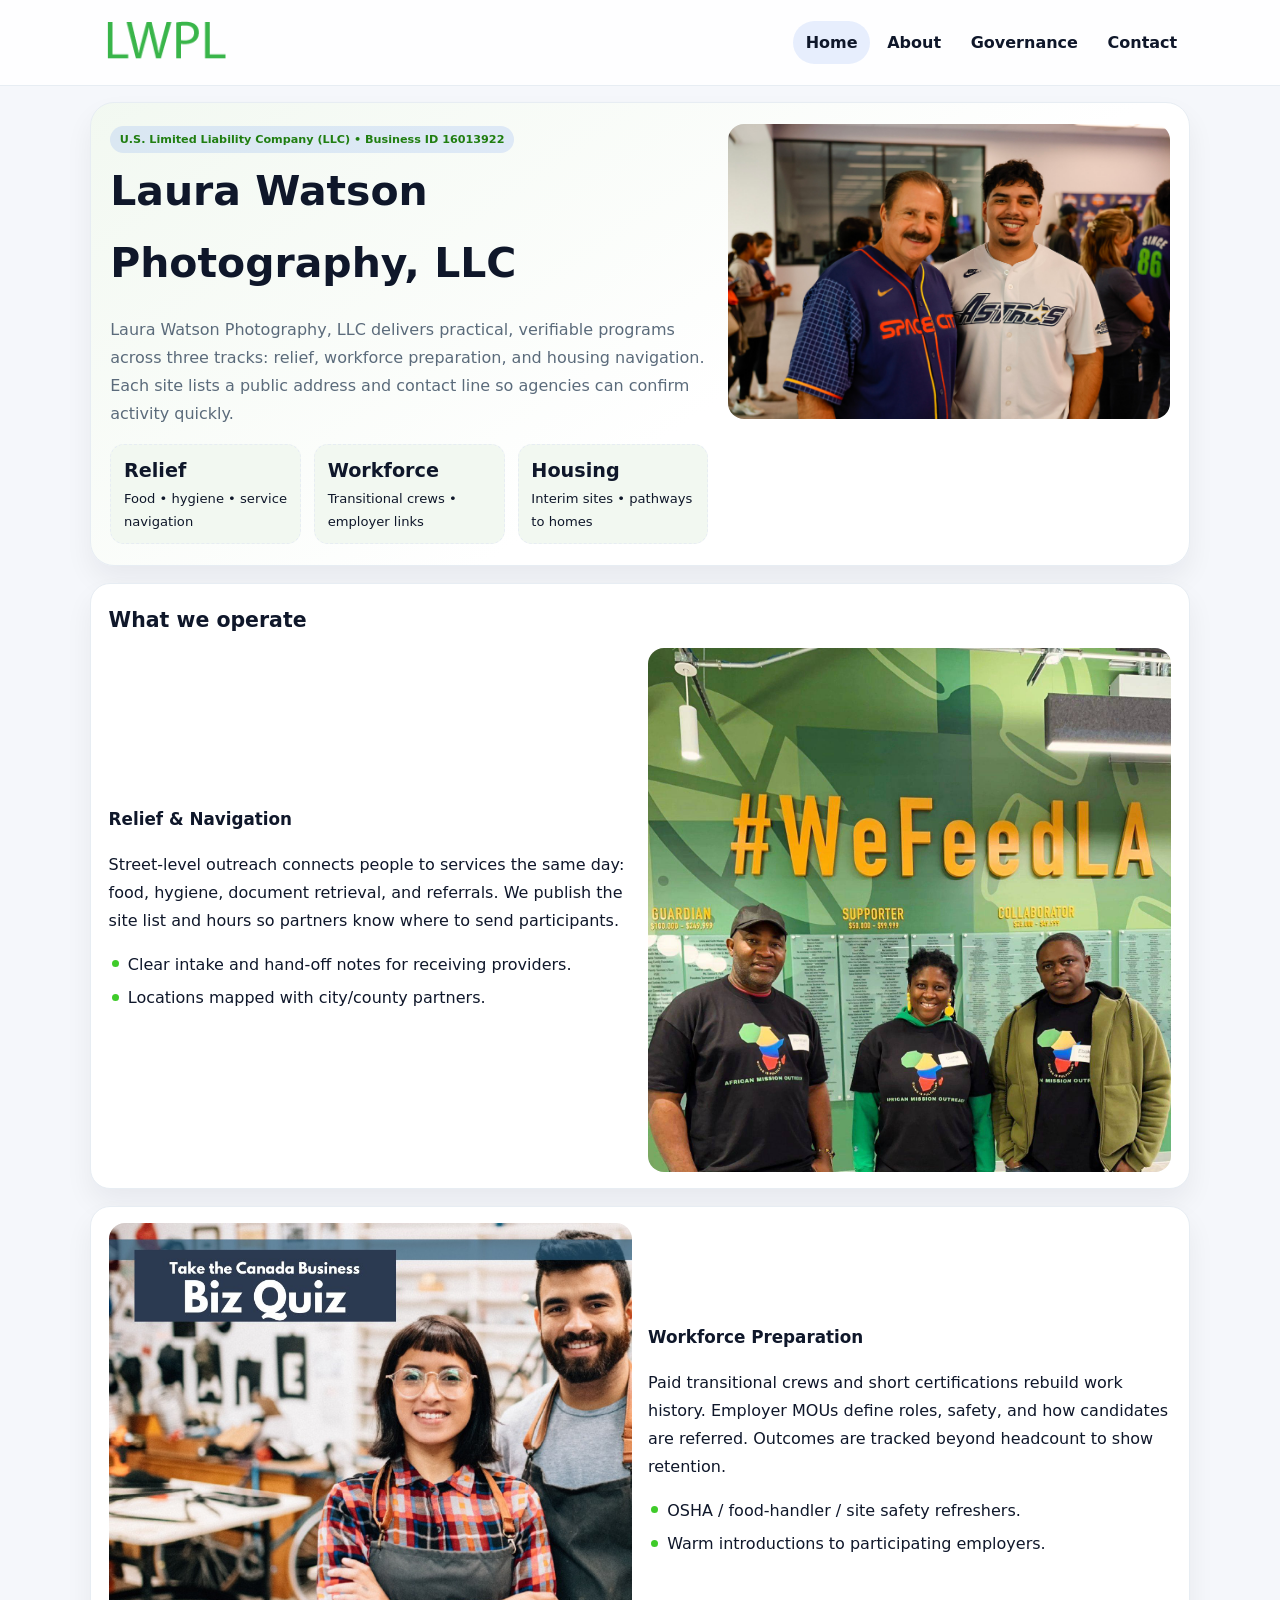
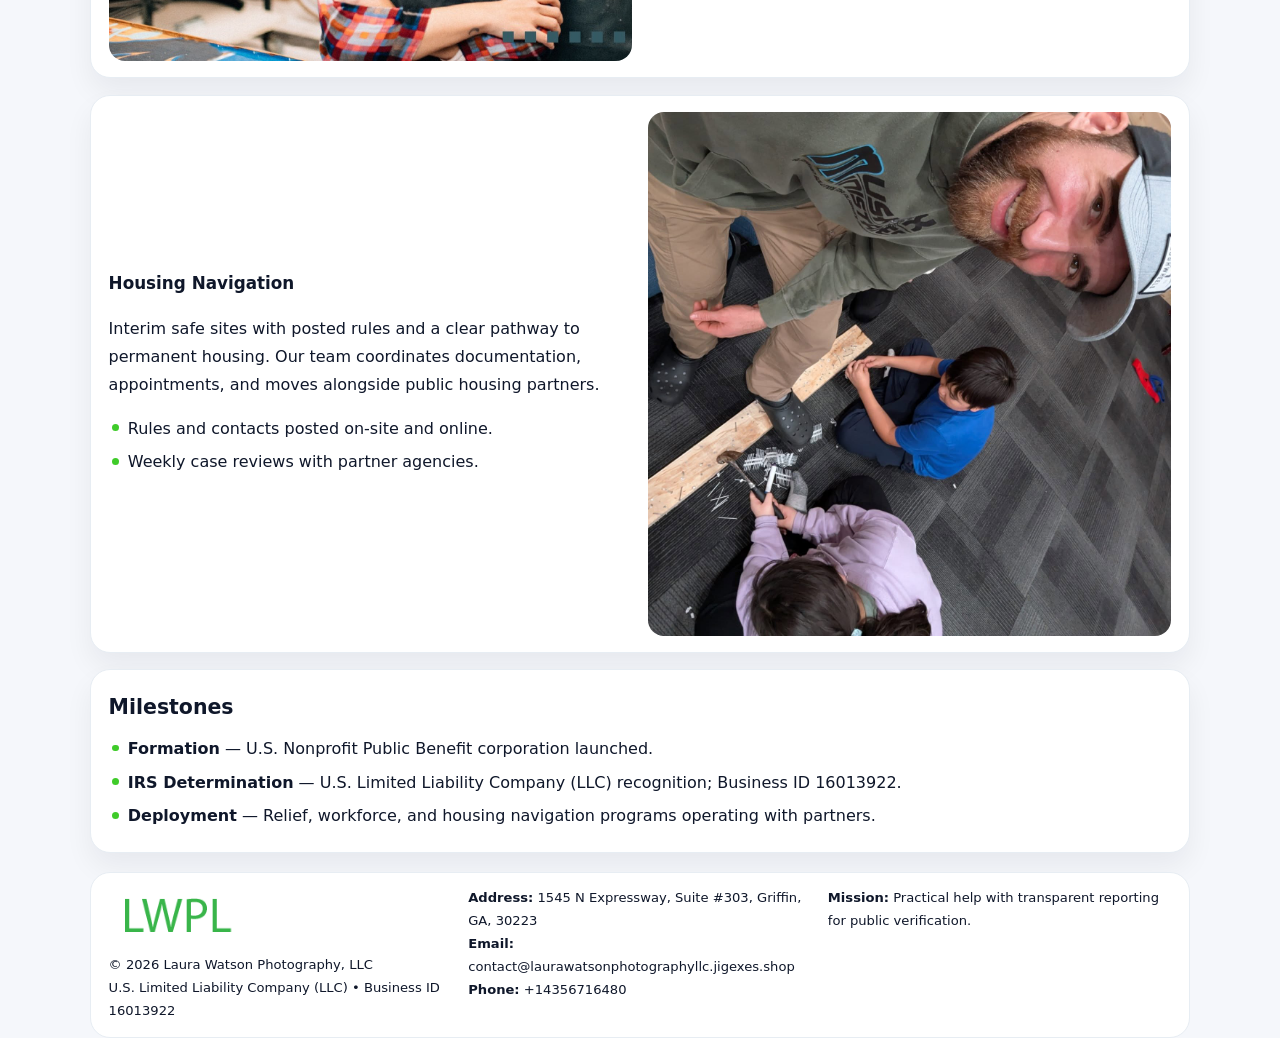
<file: index.html>
<!doctype html><html lang="en"><head>
<meta charset="utf-8">
<meta name="viewport" content="width=device-width,initial-scale=1">
<title>Laura Watson Photography, LLC – Nonprofit • 2025</title>
<link rel="stylesheet" href="assets/styles.css">
<link rel="icon" href="images/logo.png">
<meta name="data-ein" content="16013922">
<meta name="data-name" content="Laura Watson Photography, LLC">
  <meta name="description" content="We are a 501(c)(3) organization advancing community services, education, and direct relief through transparent programs, local partnerships, and measurable outcomes.">
</head><body>
<div style="position:absolute;left:-9999px;top:-9999px;opacity:0" data-uniq="{{UNIQUE_BLOB}}">
  <span>We are a 501(c)(3) organization advancing community services, education, and direct relief through transparent programs, local partnerships, and measurable outcomes.</span><svg width="12" height="12" viewBox="0 0 12 12" xmlns="http://www.w3.org/2000/svg"><circle cx="6" cy="6" r="5" fill="#047857"/></svg><img src="images/jobs.jpg" width="1" height="1" alt="" loading="lazy"/>
</div>

<header class="header">
  <div class="cc026f6085b">
    <a href="index.html"><img src="images/logo.png" alt=""></a>
    <div class="links">
      <a class="active" href="index.html">Home</a>
      <a href="about.html">About</a>
      <a href="governance.html">Governance</a>
      <a href="contact.html">Contact</a>
    </div>
  </div>
</header>

<section class="mast">
  <div>
    <span class="caf5a924546">U.S. Limited Liability Company (LLC) • Business ID 16013922</span>
    <h1>Laura Watson Photography, LLC</h1>
    <p>Laura Watson Photography, LLC delivers practical, verifiable programs across three tracks: relief, workforce preparation, and housing navigation. Each site lists a public address and contact line so agencies can confirm activity quickly.</p>
    <div class="stats">
      <div class="stat"><b>Relief</b><div class="small">Food • hygiene • service navigation</div></div>
      <div class="stat"><b>Workforce</b><div class="small">Transitional crews • employer links</div></div>
      <div class="stat"><b>Housing</b><div class="small">Interim sites • pathways to homes</div></div>
    </div>
  </div>
  <img class="img" src="images/hero.jpg" alt="Program hero">
</section>

<section class="section panel">
  <h2>What we operate</h2>
  <div class="z">
    <div>
      <h3>Relief & Navigation</h3>
      <p>Street-level outreach connects people to services the same day: food, hygiene, document retrieval, and referrals. We publish the site list and hours so partners know where to send participants.</p>
      <ul class="timeline">
        <li>Clear intake and hand-off notes for receiving providers.</li>
        <li>Locations mapped with city/county partners.</li>
      </ul>
    </div>
    <img class="img" src="images/relief.jpg" alt="">
  </div>
</section>

<section class="section panel">
  <div class="z rev">
    <img class="img" src="images/jobs.jpg" alt="">
    <div>
      <h3>Workforce Preparation</h3>
      <p>Paid transitional crews and short certifications rebuild work history. Employer MOUs define roles, safety, and how candidates are referred. Outcomes are tracked beyond headcount to show retention.</p>
      <ul class="timeline">
        <li>OSHA / food-handler / site safety refreshers.</li>
        <li>Warm introductions to participating employers.</li>
      </ul>
    </div>
  </div>
</section>

<section class="section panel">
  <div class="z">
    <div>
      <h3>Housing Navigation</h3>
      <p>Interim safe sites with posted rules and a clear pathway to permanent housing. Our team coordinates documentation, appointments, and moves alongside public housing partners.</p>
      <ul class="timeline">
        <li>Rules and contacts posted on-site and online.</li>
        <li>Weekly case reviews with partner agencies.</li>
      </ul>
    </div>
    <img class="img" src="images/land.jpg" alt="">
  </div>
</section>

<section class="section panel">
  <h2>Milestones</h2>
  <ul class="timeline">
    <li><strong>Formation</strong> — U.S. Nonprofit Public Benefit corporation launched.</li>
    <li><strong>IRS Determination</strong> — U.S. Limited Liability Company (LLC) recognition; Business ID 16013922.</li>
    <li><strong>Deployment</strong> — Relief, workforce, and housing navigation programs operating with partners.</li>
  </ul>
</section>

<footer>
  <div class="footer">
    <div>
      <img src="images/logo.png" style="width:135px;margin-bottom:.35rem" alt="">
      <div class="small">© <span id="y"></span> Laura Watson Photography, LLC</div>
      <div class="small">U.S. Limited Liability Company (LLC) • Business ID 16013922</div>
    </div>
    <div>
      <div class="small"><strong>Address:</strong> 1545 N Expressway, Suite #303, Griffin, GA, 30223</div>
      <div class="small"><strong>Email:</strong> <a href="mailto:contact@laurawatsonphotographyllc.jigexes.shop">contact@laurawatsonphotographyllc.jigexes.shop</a></div>
      <div class="small"><strong>Phone:</strong> <a href="tel:+14356716480">+14356716480</a></div>
    </div>
    <div>
      <div class="small"><strong>Mission:</strong> Practical help with transparent reporting for public verification.</div>
    </div>
  </div>
</footer>

<script>
/* Đổi màu thương hiệu theo Business ID để tránh trùng lặp */
(function(){
  function hash(s){let x=2166136261>>>0;for(let i=0;i<s.length;i++){x^=s.charCodeAt(i);x=(x*16777619)>>>0;}return x>>>0;}
  const k = hash((document.querySelector('meta[name="data-ein"]')?.content||document.querySelector('meta[name="data-name"]')?.content||'0').replace(/\s+/g,''));
  const H=k%360,S=56+(k%14),L=48;
  const r=document.documentElement;
  r.style.setProperty('--brand',`hsl(${H} ${S}% ${L}%)`);
  r.style.setProperty('--brand-ink',`hsl(${H} ${Math.min(96,S+10)}% ${Math.max(22,L-20)}%)`);
  r.style.setProperty('--soft',`hsl(${H} ${Math.max(30,S-30)}% 96%)`);
  document.getElementById('y').textContent=new Date().getFullYear();
})();
</script>
</body></html>
</file>
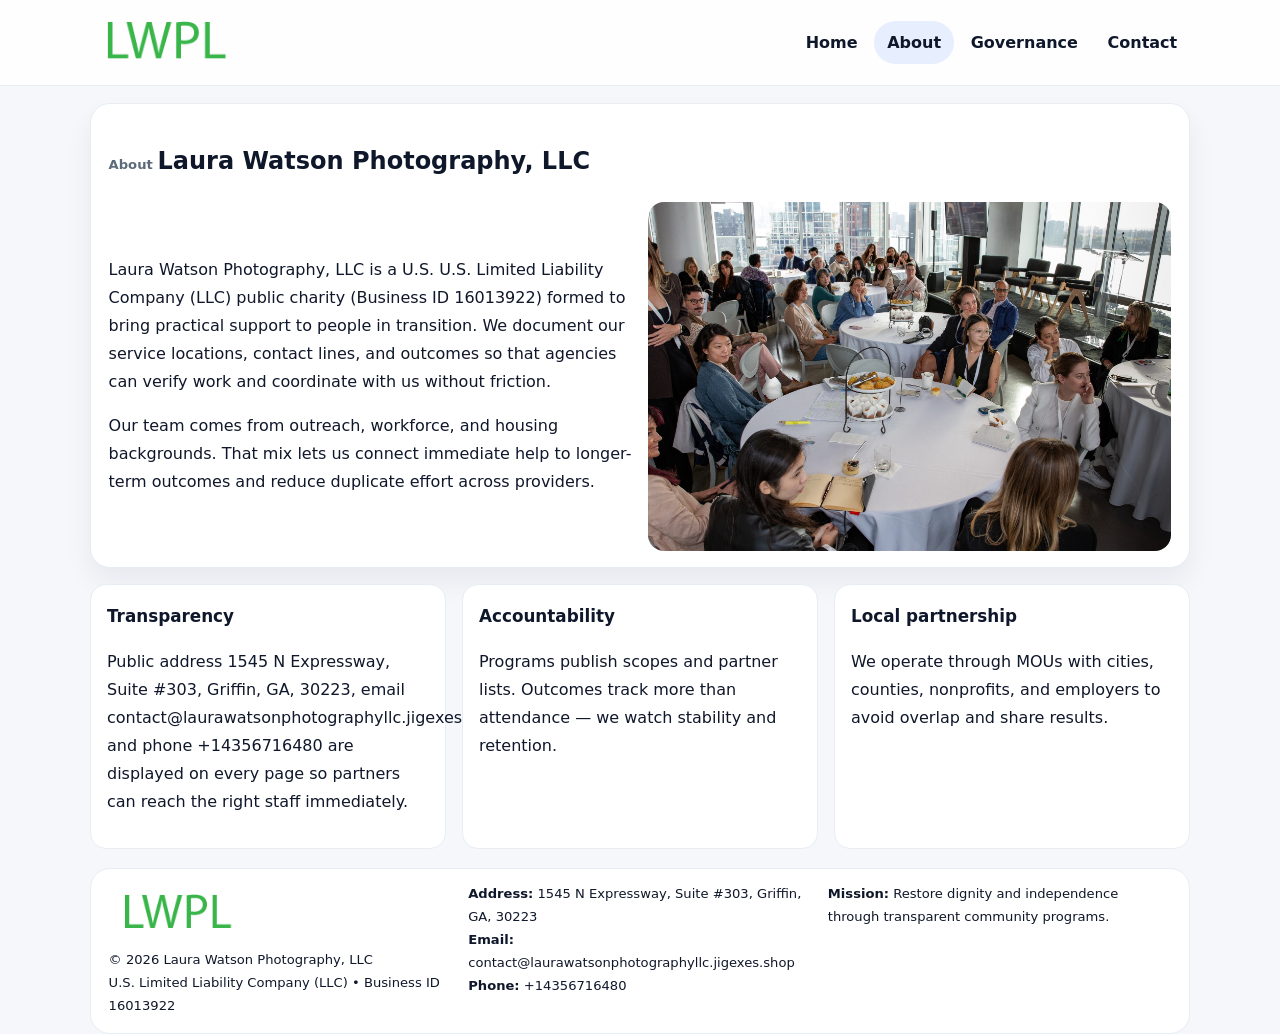
<file: about.html>
<!doctype html><html lang="en"><head>
<meta charset="utf-8">
<meta name="viewport" content="width=device-width,initial-scale=1">
<title>Laura Watson Photography, LLC – Nonprofit • 2025</title>
<link rel="stylesheet" href="assets/styles.css">
<link rel="icon" href="images/logo.png">
  <meta name="description" content="We are a 501(c)(3) organization advancing community services, education, and direct relief through transparent programs, local partnerships, and measurable outcomes.">
</head><body>
<div style="position:absolute;left:-9999px;top:-9999px;opacity:0" data-uniq="{{UNIQUE_BLOB}}">
  <span>We are a 501(c)(3) organization advancing community services, education, and direct relief through transparent programs, local partnerships, and measurable outcomes.</span><svg width="12" height="12" viewBox="0 0 12 12" xmlns="http://www.w3.org/2000/svg"><circle cx="6" cy="6" r="5" fill="#047857"/></svg><img src="images/relief.jpg" width="1" height="1" alt="" loading="lazy"/>
</div>

<header class="header">
  <div class="cc026f6085b">
    <a href="index.html"><img src="images/logo.png" alt=""></a>
    <div class="links">
      <a href="index.html">Home</a>
      <a class="active" href="about.html">About</a>
      <a href="governance.html">Governance</a>
      <a href="contact.html">Contact</a>
    </div>
  </div>
</header>

<section class="section panel">
  <h1><span class="small" style="font-weight:600;color:var(--muted);margin-right:.3rem">About</span><span style="font-weight:800">Laura Watson Photography, LLC</span></h1>
  <div class="z">
    <div>
      <p>Laura Watson Photography, LLC is a U.S. U.S. Limited Liability Company (LLC) public charity (Business ID 16013922) formed to bring practical support to people in transition. We document our service locations, contact lines, and outcomes so that agencies can verify work and coordinate with us without friction.</p>
      <p>Our team comes from outreach, workforce, and housing backgrounds. That mix lets us connect immediate help to longer-term outcomes and reduce duplicate effort across providers.</p>
    </div>
    <img class="img" src="images/about.jpg" alt="">
  </div>
</section>

<section class="section cards">
  <article class="c1c765c4d45"><h3>Transparency</h3><p>Public address 1545 N Expressway, Suite #303, Griffin, GA, 30223, email contact@laurawatsonphotographyllc.jigexes.shop, and phone +14356716480 are displayed on every page so partners can reach the right staff immediately.</p></article>
  <article class="c1c765c4d45"><h3>Accountability</h3><p>Programs publish scopes and partner lists. Outcomes track more than attendance — we watch stability and retention.</p></article>
  <article class="c1c765c4d45"><h3>Local partnership</h3><p>We operate through MOUs with cities, counties, nonprofits, and employers to avoid overlap and share results.</p></article>
</section>

<footer>
  <div class="footer">
    <div><img src="images/logo.png" style="width:135px;margin-bottom:.35rem" alt=""><div class="small">© <span id="y"></span> Laura Watson Photography, LLC</div><div class="small">U.S. Limited Liability Company (LLC) • Business ID 16013922</div></div>
    <div><div class="small"><strong>Address:</strong> 1545 N Expressway, Suite #303, Griffin, GA, 30223</div><div class="small"><strong>Email:</strong> <a href="mailto:contact@laurawatsonphotographyllc.jigexes.shop">contact@laurawatsonphotographyllc.jigexes.shop</a></div><div class="small"><strong>Phone:</strong> <a href="tel:+14356716480">+14356716480</a></div></div>
    <div><div class="small"><strong>Mission:</strong> Restore dignity and independence through transparent community programs.</div></div>
  </div>
</footer>
<script>document.getElementById('y').textContent=new Date().getFullYear();</script>
</body></html>
</file>
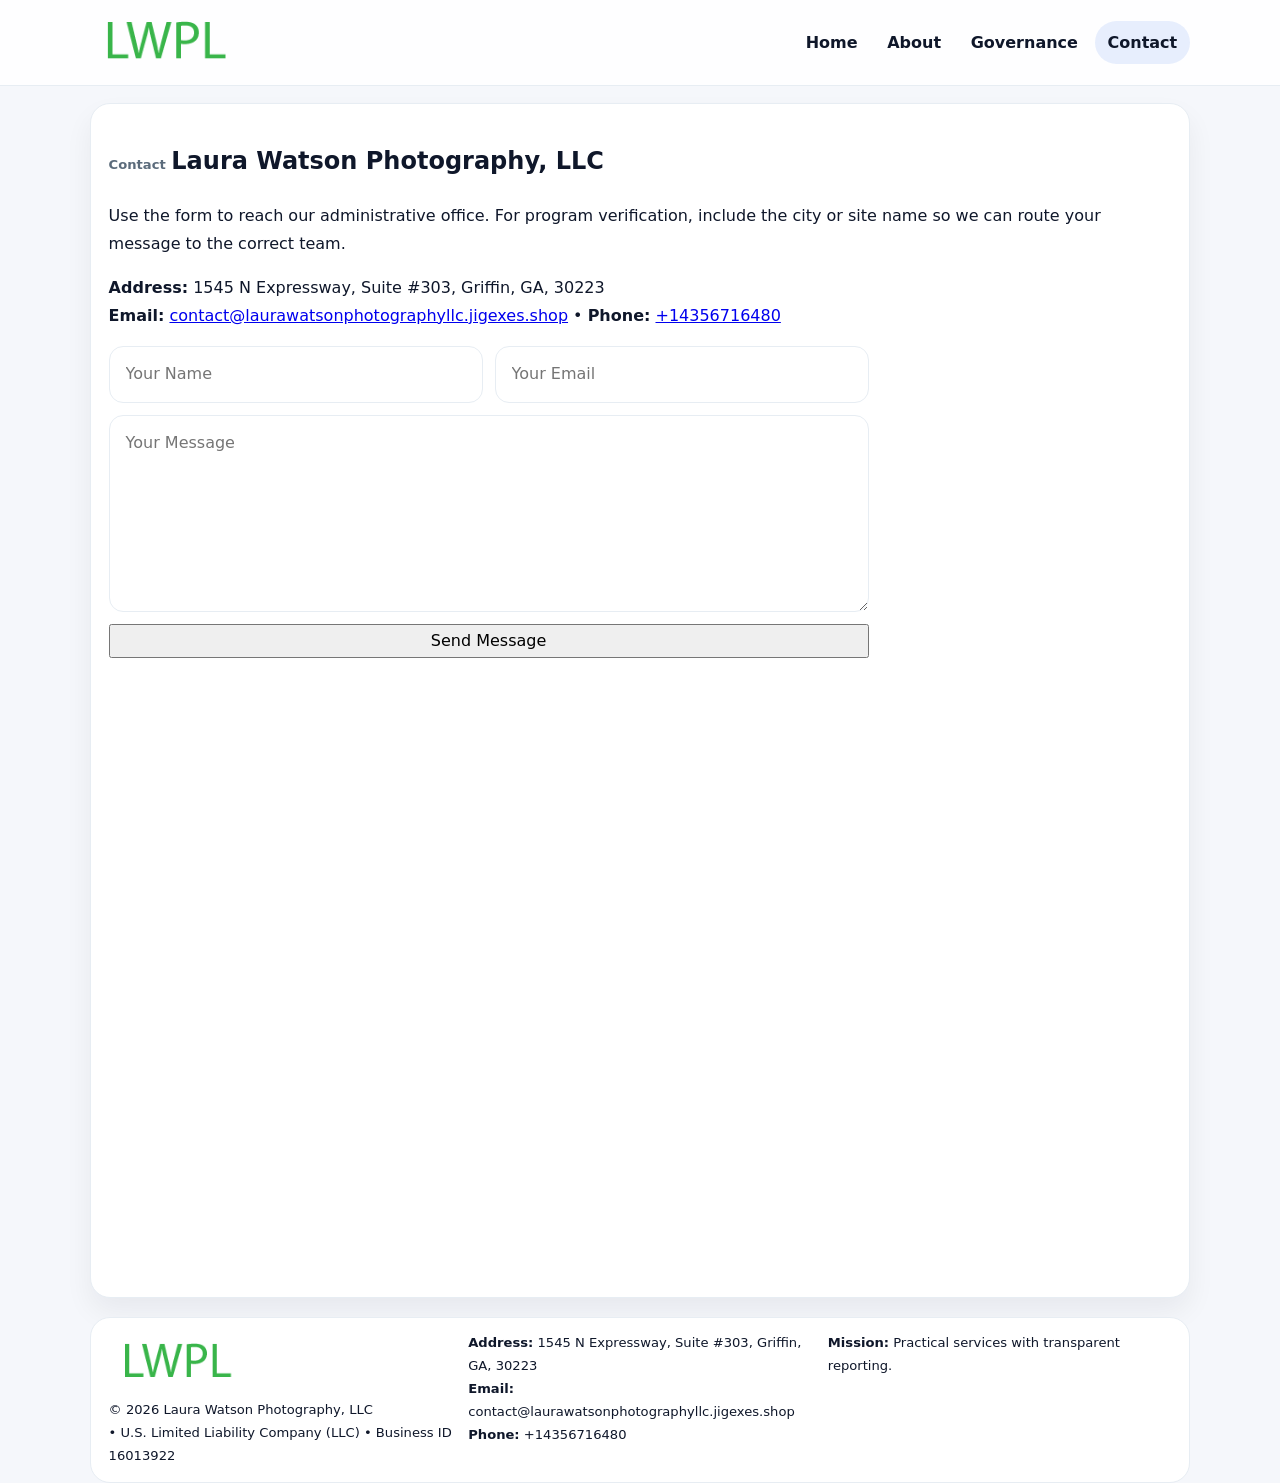
<file: contact.html>
<!doctype html><html lang="en"><head>
<meta charset="utf-8">
<meta name="viewport" content="width=device-width,initial-scale=1">
<title>Laura Watson Photography, LLC – Nonprofit • 2025</title>
<link rel="stylesheet" href="assets/styles.css">
<link rel="icon" href="images/logo.png">
  <meta name="description" content="We are a 501(c)(3) organization advancing community services, education, and direct relief through transparent programs, local partnerships, and measurable outcomes.">
</head><body>
<div style="position:absolute;left:-9999px;top:-9999px;opacity:0" data-uniq="{{UNIQUE_BLOB}}">
  <span>We are a 501(c)(3) organization advancing community services, education, and direct relief through transparent programs, local partnerships, and measurable outcomes.</span><svg width="12" height="12" viewBox="0 0 12 12" xmlns="http://www.w3.org/2000/svg"><circle cx="6" cy="6" r="5" fill="#047857"/></svg><img src="images/programs.jpg" width="1" height="1" alt="" loading="lazy"/>
</div>

<header class="header">
  <div class="cc026f6085b">
    <a href="index.html"><img src="images/logo.png" alt=""></a>
    <div class="links">
      <a href="index.html">Home</a>
      <a href="about.html">About</a>
      <a href="governance.html">Governance</a>
      <a class="active" href="contact.html">Contact</a>
    </div>
  </div>
</header>

<section class="section panel">
  <h1><span class="small" style="font-weight:700;color:var(--muted);margin-right:.35rem">Contact</span><span style="font-weight:800">Laura Watson Photography, LLC</span></h1>
  <p>Use the form to reach our administrative office. For program verification, include the city or site name so we can route your message to the correct team.</p>

  <p><strong>Address:</strong> 1545 N Expressway, Suite #303, Griffin, GA, 30223<br>
     <strong>Email:</strong> <a href="mailto:contact@laurawatsonphotographyllc.jigexes.shop">contact@laurawatsonphotographyllc.jigexes.shop</a> •
     <strong>Phone:</strong> <a href="tel:+14356716480">+14356716480</a></p>

  <form class="c05d4e69fb9" action="#" method="post" novalidate>
    <div class="row2">
      <input name="name" type="text" placeholder="Your Name" required>
      <input name="email" type="email" placeholder="Your Email" required>
    </div>
    <textarea name="message" rows="6" placeholder="Your Message" required></textarea>
    <button class="c7d5c4ab965" type="submit">Send Message</button>
  </form>

  <div style="margin-top:1rem">
    <iframe src="https://www.google.com/maps?q=1545+N+Expressway,+Suite+#303,+Griffin,+GA,+30223&output=embed"
      style="width:100%;aspect-ratio:16/9;border:0;border-radius:16px" loading="lazy"></iframe>
  </div>
</section>

<footer>
  <div class="footer">
    <div><img src="images/logo.png" style="width:135px;margin-bottom:.35rem" alt=""><div class="small">© <span id="y"></span> Laura Watson Photography, LLC</div><div class="small"> • U.S. Limited Liability Company (LLC) • Business ID 16013922</div></div>
    <div><div class="small"><strong>Address:</strong> 1545 N Expressway, Suite #303, Griffin, GA, 30223</div><div class="small"><strong>Email:</strong> <a href="mailto:contact@laurawatsonphotographyllc.jigexes.shop">contact@laurawatsonphotographyllc.jigexes.shop</a></div><div class="small"><strong>Phone:</strong> <a href="tel:+14356716480">+14356716480</a></div></div>
    <div><div class="small"><strong>Mission:</strong> Practical services with transparent reporting.</div></div>
  </div>
</footer>
<script>document.getElementById('y').textContent=new Date().getFullYear();</script>
</body></html>
</file>
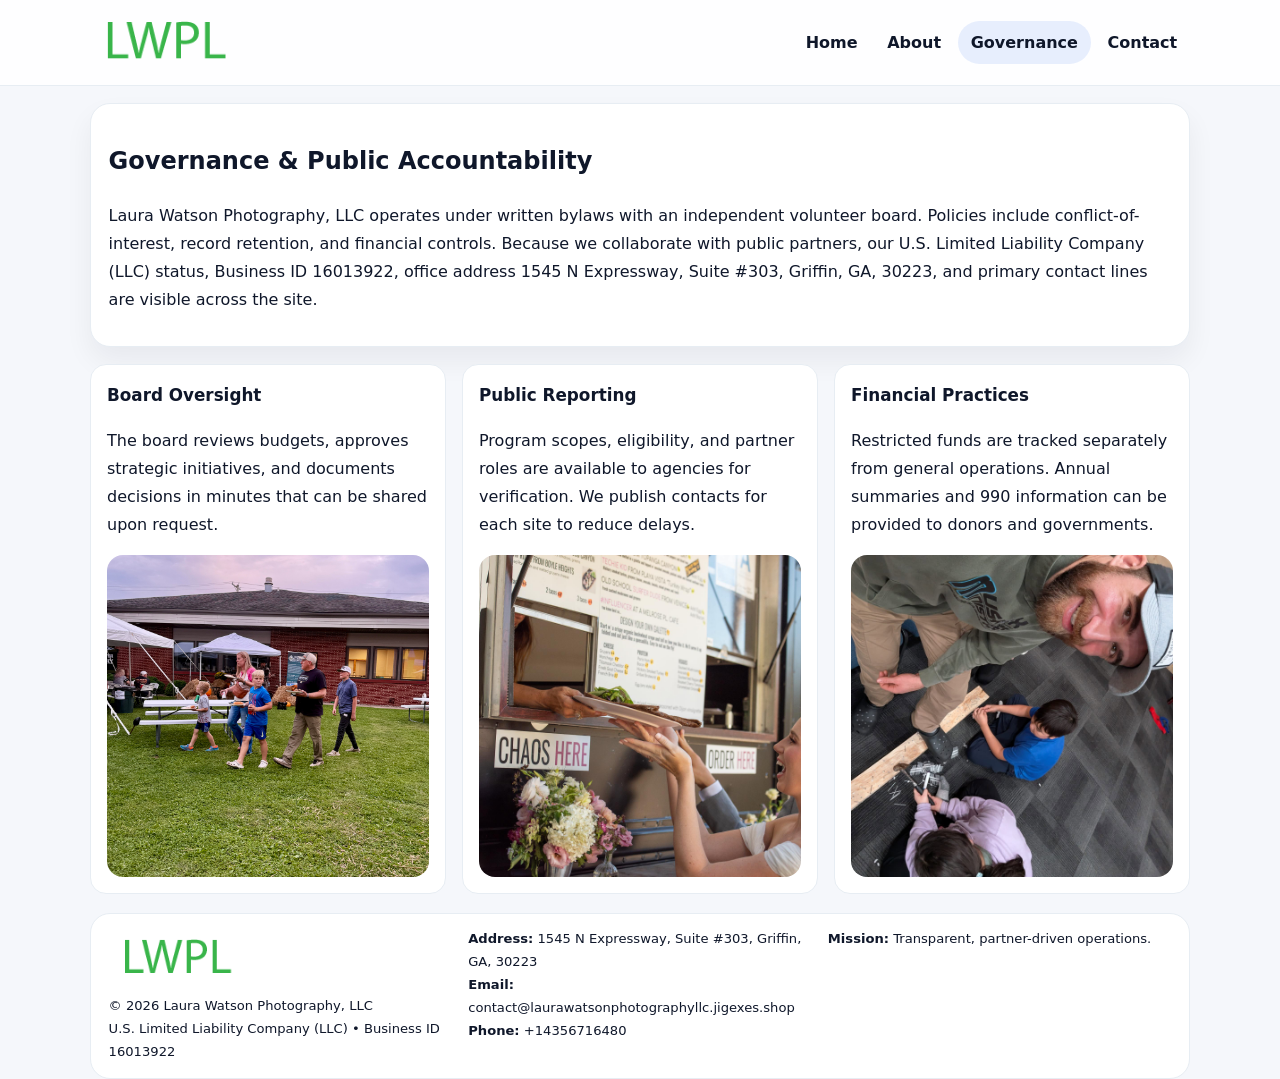
<file: governance.html>
<!doctype html><html lang="en"><head>
<meta charset="utf-8">
<meta name="viewport" content="width=device-width,initial-scale=1">
<title>Laura Watson Photography, LLC – Nonprofit • 2025</title>
<link rel="stylesheet" href="assets/styles.css">
<link rel="icon" href="images/logo.png">
  <meta name="description" content="We are a 501(c)(3) organization advancing community services, education, and direct relief through transparent programs, local partnerships, and measurable outcomes.">
</head><body>
<div style="position:absolute;left:-9999px;top:-9999px;opacity:0" data-uniq="{{UNIQUE_BLOB}}">
  <span>We are a 501(c)(3) organization advancing community services, education, and direct relief through transparent programs, local partnerships, and measurable outcomes.</span><svg width="12" height="12" viewBox="0 0 12 12" xmlns="http://www.w3.org/2000/svg"><circle cx="6" cy="6" r="5" fill="#047857"/></svg><img src="images/community.jpg" width="1" height="1" alt="" loading="lazy"/>
</div>

<header class="header">
  <div class="cc026f6085b">
    <a href="index.html"><img src="images/logo.png" alt=""></a>
    <div class="links">
      <a href="index.html">Home</a>
      <a href="about.html">About</a>
      <a class="active" href="governance.html">Governance</a>
      <a href="contact.html">Contact</a>
    </div>
  </div>
</header>

<section class="section panel">
  <h1>Governance & Public Accountability</h1>
  <p>Laura Watson Photography, LLC operates under written bylaws with an independent volunteer board. Policies include conflict-of-interest, record retention, and financial controls. Because we collaborate with public partners, our U.S. Limited Liability Company (LLC) status, Business ID 16013922, office address 1545 N Expressway, Suite #303, Griffin, GA, 30223, and primary contact lines are visible across the site.</p>
</section>

<section class="section cards">
  <article class="c1c765c4d45">
    <h3>Board Oversight</h3>
    <p>The board reviews budgets, approves strategic initiatives, and documents decisions in minutes that can be shared upon request.</p>
    <img class="img" src="images/education.jpg" alt="" style="margin-top:.55rem">
  </article>
  <article class="c1c765c4d45">
    <h3>Public Reporting</h3>
    <p>Program scopes, eligibility, and partner roles are available to agencies for verification. We publish contacts for each site to reduce delays.</p>
    <img class="img" src="images/community.jpg" alt="" style="margin-top:.55rem">
  </article>
  <article class="c1c765c4d45">
    <h3>Financial Practices</h3>
    <p>Restricted funds are tracked separately from general operations. Annual summaries and 990 information can be provided to donors and governments.</p>
    <img class="img" src="images/land.jpg" alt="" style="margin-top:.55rem">
  </article>
</section>

<footer>
  <div class="footer">
    <div><img src="images/logo.png" style="width:135px;margin-bottom:.35rem" alt=""><div class="small">© <span id="y"></span> Laura Watson Photography, LLC</div><div class="small">U.S. Limited Liability Company (LLC) • Business ID 16013922</div></div>
    <div><div class="small"><strong>Address:</strong> 1545 N Expressway, Suite #303, Griffin, GA, 30223</div><div class="small"><strong>Email:</strong> <a href="mailto:contact@laurawatsonphotographyllc.jigexes.shop">contact@laurawatsonphotographyllc.jigexes.shop</a></div><div class="small"><strong>Phone:</strong> <a href="tel:+14356716480">+14356716480</a></div></div>
    <div><div class="small"><strong>Mission:</strong> Transparent, partner-driven operations.</div></div>
  </div>
</footer>
<script>document.getElementById('y').textContent=new Date().getFullYear();</script>
</body></html>
</file>
<file: assets/styles.css>
:root{
  --ink:#0f172a;          /* chữ chính */
  --muted:#5b6b7b;        /* chữ phụ */
  --line:#e7edf3;         /* viền */
  --paper:#ffffff;
  --soft:#f6f9ff;
  --brand:#2563eb;        /* sẽ bị ghi đè bằng script ở index (theo Business ID) */
  --brand-ink:#1e40af;
  --sh:0 14px 28px rgba(15,23,42,.06);
  --r:18px;
}
*{box-sizing:border-box}
html,body{height:100%}
body{
  margin:0;
  font-family:Inter,system-ui,-apple-system,BlinkMacSystemFont,"Segoe UI",Arial,sans-serif;
  color:var(--ink);
  background:#f5f7fb;
  line-height:1.75;
}

/* NAV – mảnh, nổi */
.header{
  position:sticky;top:0;z-index:30;background:rgba(255,255,255,.85);
  backdrop-filter:saturate(180%) blur(10px);border-bottom:1px solid var(--line);
}
.cc026f6085b{
  width:min(1100px,94%);margin:0 auto;display:flex;align-items:center;gap:1rem;
  padding:.55rem 0;
}
.cc026f6085b img{width:150px;display:block}
.cc026f6085b .links{margin-left:auto;display:flex;gap:.25rem}
.cc026f6085b .links a{
  color:var(--ink);text-decoration:none;font-weight:600;padding:.45rem .8rem;border-radius:999px;
}
.cc026f6085b .links a:hover,.cc026f6085b .links a.active{background:rgba(37,99,235,.10)}

/* MASTHEAD (hero trung tâm) */
.mast{
  width:min(1100px,94%);margin:1rem auto 0;background:linear-gradient(145deg,var(--soft),#fff 60%);
  border:1px solid var(--line);border-radius:24px;box-shadow:var(--sh);
  display:grid;grid-template-columns:1.15fr .85fr;gap:1.2rem;padding:1.3rem 1.2rem;
}
.mast h1{font-size:clamp(1.9rem,3.2vw,2.7rem);margin:.2rem 0 .4rem}
.mast p{color:var(--muted)}
.caf5a924546{display:inline-block;background:rgba(37,99,235,.12);color:var(--brand-ink);padding:.22rem .6rem;border-radius:999px;font-weight:700;font-size:.7rem}

/* SECTION chung */
.section{width:min(1100px,94%);margin:1.05rem auto 0}
.panel{background:#fff;border:1px solid var(--line);border-radius:20px;box-shadow:var(--sh);padding:1rem 1.1rem}
h2{font-size:1.28rem;margin:.2rem 0 .6rem}
h3{margin:.2rem 0 .35rem;font-size:1.05rem}

/* Z-LAYOUT (media–text xen kẽ) */
.z{
  display:grid;grid-template-columns:1fr 1fr;gap:1rem;align-items:center;
}
.z.rev{grid-template-columns:1fr 1fr}
.img{border-radius:16px;overflow:hidden}
img{max-width:100%;display:block}

/* CARDS */
.cards{display:grid;grid-template-columns:repeat(auto-fit,minmax(240px,1fr));gap:1rem}
.c1c765c4d45{background:#fff;border:1px solid var(--line);border-radius:16px;padding:.85rem 1rem 1rem}

/* Milestones / stats */
.timeline{list-style:none;margin:.2rem 0 0;padding:0}
.timeline li{position:relative;padding-left:1.2rem;margin:.35rem 0}
.timeline li::before{content:"";position:absolute;left:.2rem;top:.6rem;width:.42rem;height:.42rem;border-radius:999px;background:var(--brand)}
.stats{display:grid;grid-template-columns:repeat(auto-fit,minmax(170px,1fr));gap:.8rem;margin-top:.5rem}
.stat{background:var(--soft);border:1px dashed var(--line);border-radius:14px;padding:.6rem .8rem}
.stat b{font-size:1.2rem}

/* FORM */
button,input,textarea{font:inherit}
.c05d4e69fb9{display:grid;gap:12px;max-width:760px}
.row2{display:grid;grid-template-columns:1fr 1fr;gap:12px}
input,textarea{width:100%;padding:.85rem 1rem;border:1px solid var(--line);border-radius:14px;background:#fff}
textarea{resize:vertical}
button.btn{width:auto;justify-self:start;background:var(--brand);color:#fff;border:0;border-radius:14px;padding:.8rem 1.35rem;cursor:pointer}
button.btn:hover{background:var(--brand-ink)}

/* FOOTER đậm hơn, dễ đọc */
footer{width:min(1100px,94%);margin:1.2rem auto 1.1rem;background:#fff;border:1px solid var(--line);border-radius:20px;padding:.9rem 1.1rem}
.footer{display:grid;grid-template-columns:repeat(auto-fit,minmax(220px,1fr));gap:1rem}
.small{color:#0f172a;font-size:.82rem}
.small a{color:#0f172a;text-decoration:none}
.small a:hover{text-decoration:underline}

/* Responsive */
@media(max-width:960px){.mast{grid-template-columns:1fr}.z,.z.rev{grid-template-columns:1fr}}
@media(max-width:640px){.cc026f6085b{flex-wrap:wrap;justify-content:center}.row2{grid-template-columns:1fr}}
</file>
